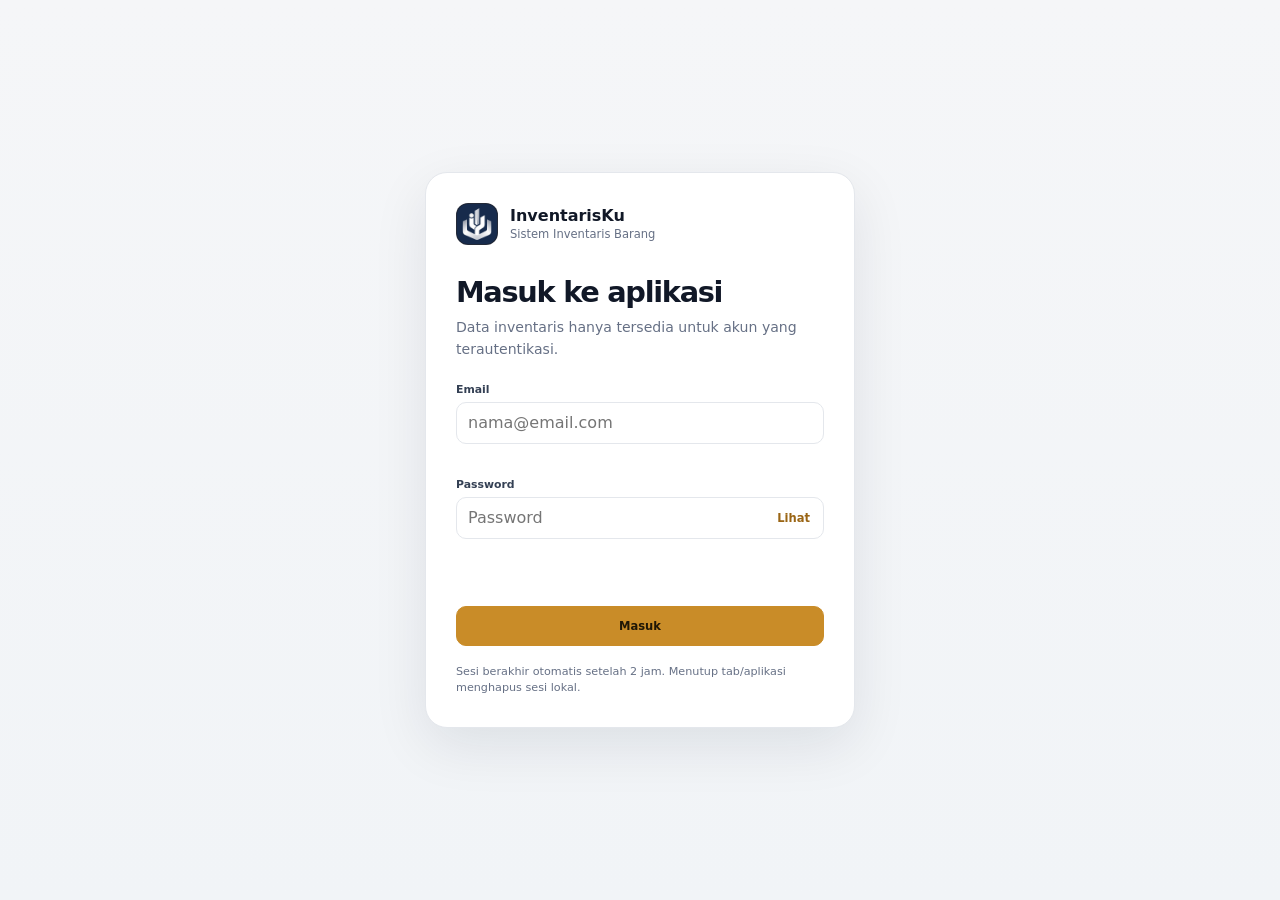
<file: index.html>
<!doctype html>
<html lang="id">
<head>
  <meta charset="utf-8" />
  <meta name="viewport" content="width=device-width, initial-scale=1, viewport-fit=cover" />
  <meta name="theme-color" content="#111827" />
  <meta name="description" content="InventarisKu - PWA inventaris barang dengan Supabase" />
  <title>InventarisKu</title>
  <link rel="manifest" href="manifest.webmanifest" />
  <link rel="icon" type="image/png" sizes="32x32" href="icons/favicon-32.png" />
  <link rel="apple-touch-icon" sizes="180x180" href="icons/apple-touch-icon.png" />
  <link rel="stylesheet" href="styles.css?v=6.5" />
</head>
<body>
  <div id="splash" class="splash" aria-live="polite">
    <img class="splash__logo" src="icons/icon-192.png" alt="" width="72" height="72" />
    <div class="splash__identity">
      <strong>InventarisKu</strong>
      <span>Sistem Inventaris Barang</span>
    </div>
    <p class="splash__creator">SMK Krian 1 Sidoarjo • Rekayasa Perangkat Lunak</p>
    <div class="splash__loading" aria-label="Memuat aplikasi">
      <div class="splash__track"><span id="splashProgressBar"></span></div>
      <p id="splashStatus">Menyiapkan aplikasi...</p>
    </div>
  </div>

  <section id="loginView" class="auth-view" hidden>
    <div class="auth-panel">
      <div class="auth-brand">
        <img class="brand-mark" src="icons/icon-192.png" alt="" width="42" height="42" aria-hidden="true" />
        <div><strong>InventarisKu</strong><span>Sistem Inventaris Barang</span></div>
      </div>
      <div class="auth-copy">
        <h1>Masuk ke aplikasi</h1>
        <p>Data inventaris hanya tersedia untuk akun yang terautentikasi.</p>
      </div>
      <form id="loginForm" class="auth-form" novalidate>
        <label class="field">
          <span>Email</span>
          <input id="loginEmail" type="email" autocomplete="username" required placeholder="nama@email.com" />
          <small id="loginEmailError" class="field-message"></small>
        </label>
        <label class="field">
          <span>Password</span>
          <div class="password-wrap">
            <input id="loginPassword" type="password" autocomplete="current-password" required minlength="6" placeholder="Password" />
            <button id="togglePasswordBtn" class="text-button" type="button" aria-label="Tampilkan password">Lihat</button>
          </div>
          <small id="loginPasswordError" class="field-message"></small>
        </label>
        <div id="loginStatus" class="auth-status" role="status" aria-live="polite"></div>
        <button id="loginBtn" class="btn btn--primary btn--block" type="submit">Masuk</button>
      </form>
      <p class="auth-note">Sesi berakhir otomatis setelah 2 jam. Menutup tab/aplikasi menghapus sesi lokal.</p>
    </div>
  </section>

  <div id="appShell" hidden>
    <div id="offlineBanner" class="offline-banner" hidden>Mode offline — data terakhir tetap dapat dilihat, perubahan membutuhkan internet.</div>

    <header class="topbar">
      <div class="topbar__inner">
        <a class="brand" href="#top" aria-label="InventarisKu">
          <img class="brand-mark" src="icons/icon-192.png" alt="" width="42" height="42" aria-hidden="true" />
          <div class="brand-copy"><strong>InventarisKu</strong><span>Sistem Inventaris Barang</span></div>
        </a>
        <div class="topbar__actions">
          <div id="connectionPill" class="connection-pill"><i></i><span id="connectionText">Online</span></div>
          <button id="installBtn" class="btn btn--quiet topbar-install" type="button" hidden>Install</button>
          <div class="user-menu-wrap">
            <button id="userMenuBtn" class="user-button" type="button" aria-haspopup="true" aria-expanded="false">
              <span id="userInitial">U</span><b id="userEmail">User</b><i>⌄</i>
            </button>
            <div id="userMenu" class="user-menu" hidden>
              <div class="user-menu__identity"><strong id="menuUserEmail">-</strong><span id="sessionRemaining">Sesi aktif</span></div>
              <div class="user-menu__section">
                <span class="menu-label">Tema</span>
                <div class="theme-options" role="group" aria-label="Tema tampilan">
                  <button type="button" data-theme-choice="light">Light</button>
                  <button type="button" data-theme-choice="dark">Dark</button>
                  <button type="button" data-theme-choice="system">System</button>
                </div>
              </div>
              <button id="logoutBtn" class="menu-action menu-action--danger" type="button">Keluar</button>
            </div>
          </div>
        </div>
      </div>
    </header>

    <main id="top" class="container">
      <section class="page-heading">
        <div>
          <span class="eyebrow">INVENTARIS</span>
          <h1>Inventaris Barang</h1>
          <p><span id="lastSync">Belum disinkronkan</span> • Kelola data, stok, dan nilai inventaris.</p>
        </div>
        <div class="page-actions">
          <button id="openOpnameBtn" class="btn btn--secondary" type="button">Stok Opname</button>
          <button id="openDataBtn" class="btn btn--secondary" type="button">Data</button>
          <button id="openAddBtn" class="btn btn--primary" type="button">＋ Tambah Barang</button>
        </div>
      </section>

      <section class="metrics" aria-label="Ringkasan inventaris">
        <div class="metric"><span>Total jenis</span><strong id="statJenis">0</strong><small>barang aktif</small></div>
        <div class="metric"><span>Total stok</span><strong id="statStok">0</strong><small>semua satuan</small></div>
        <div class="metric"><span>Nilai inventaris</span><strong id="statNilai">Rp0</strong><small>harga × stok</small></div>
        <div class="metric"><span>Perlu perhatian</span><strong id="statMenipis">0</strong><small>stok ≤ 5</small></div>
      </section>

      <section class="surface analytics" aria-labelledby="analyticsTitle">
        <div class="section-heading">
          <div><span class="eyebrow">STATISTIK</span><h2 id="analyticsTitle">Ringkasan visual</h2></div>
          <span id="analyticsCaption" class="section-caption">Berdasarkan data saat ini</span>
        </div>
        <div class="analytics-grid">
          <div class="chart-block">
            <div class="chart-title"><strong>Jumlah per kategori</strong><span>Jenis barang</span></div>
            <div id="chartCategoryCount" class="bar-chart"></div>
          </div>
          <div class="chart-block">
            <div class="chart-title"><strong>Nilai per kategori</strong><span>Harga × stok</span></div>
            <div id="chartCategoryValue" class="bar-chart"></div>
          </div>
          <div class="chart-block chart-block--stock">
            <div class="chart-title"><strong>Status stok</strong><span>Aman, menipis, habis</span></div>
            <div class="stock-chart-wrap">
              <div id="stockDonut" class="stock-donut" aria-label="Distribusi status stok"><span id="stockDonutTotal">0</span></div>
              <div id="stockLegend" class="stock-legend"></div>
            </div>
          </div>
        </div>
      </section>

      <section class="surface inventory-section" aria-labelledby="inventoryTitle">
        <div class="section-heading inventory-heading">
          <div><span class="eyebrow">DAFTAR BARANG</span><h2 id="inventoryTitle">Inventaris</h2><p id="resultInfo">Memuat data...</p></div>
          <button id="refreshBtn" class="icon-button" type="button" aria-label="Muat ulang data" title="Muat ulang">↻</button>
        </div>

        <div id="inventoryToolbar" class="toolbar">
          <div class="toolbar__top">
            <label class="search-box">
              <span aria-hidden="true">⌕</span>
              <input id="searchInput" type="search" autocomplete="off" placeholder="Cari nama atau kode barang (contoh ELK001)..." />
            </label>
            <button id="mobileFilterToggle" class="btn btn--secondary mobile-filter-toggle" type="button" aria-expanded="false" aria-controls="filterControls">
              Filter <span id="mobileFilterCount" class="filter-count" hidden>0</span>
            </button>
          </div>
          <div id="filterControls" class="toolbar__filters">
            <label><span class="sr-only">Kategori</span><select id="categoryFilter"><option value="">Semua kategori</option></select></label>
            <label><span class="sr-only">Stok</span><select id="stockFilter"><option value="">Semua stok</option><option value="available">Stok aman</option><option value="low">Menipis</option><option value="empty">Habis</option></select></label>
            <label><span class="sr-only">Urutkan</span><select id="sortFilter"><option value="newest">Terbaru</option><option value="name-asc">Nama A–Z</option><option value="stock-asc">Stok terendah</option><option value="stock-desc">Stok tertinggi</option><option value="price-desc">Harga tertinggi</option></select></label>
            <button id="clearFiltersBtn" class="btn btn--quiet" type="button">Reset</button>
          </div>
        </div>

        <div id="loadingState" class="state-line">Mengambil data inventaris...</div>
        <div id="emptyState" class="empty-state" hidden><strong>Inventaris masih kosong</strong><p>Tambahkan barang pertama untuk mulai menggunakan aplikasi.</p><button id="emptyAddBtn" class="btn btn--primary" type="button">Tambah Barang</button></div>
        <div id="noResultState" class="empty-state" hidden><strong>Data tidak ditemukan</strong><p>Coba kata kunci atau filter yang berbeda.</p></div>

        <div id="inventoryList" class="inventory-list" aria-live="polite">
          <div class="inventory-list__head" aria-hidden="true"><span>Barang</span><span>Kategori</span><span>Stok</span><span>Harga</span><span>Lokasi</span><span></span></div>
          <div id="inventoryRows"></div>
          <nav id="inventoryPagination" class="pagination" aria-label="Halaman inventaris" hidden>
            <span id="inventoryPageInfo" class="pagination__info"></span>
            <div class="pagination__actions">
              <button id="inventoryPrevBtn" class="btn btn--secondary btn--small" type="button">← Sebelumnya</button>
              <button id="inventoryNextBtn" class="btn btn--secondary btn--small" type="button">Berikutnya →</button>
            </div>
          </nav>
        </div>
      </section>
    </main>

    <footer class="footer">InventarisKu • PWA + Supabase</footer>
  </div>

  <!-- FORM BARANG -->
  <dialog id="formDialog" class="modal modal--wide">
    <form id="itemForm" class="modal-surface modal-layout" novalidate>
      <header class="modal-header">
        <div><span id="formEyebrow" class="eyebrow">CREATE</span><h2 id="formTitle">Tambah Barang</h2><p>Isi informasi barang. Validasi berjalan langsung saat mengetik.</p></div>
        <button class="icon-button close-dialog" type="button" aria-label="Tutup">×</button>
      </header>
      <div class="modal-body form-body">
        <section class="form-section">
          <div class="form-section__title"><b>01</b><div><strong>Identitas</strong><span>Nama, kategori, dan kode barang.</span></div></div>
          <div class="form-grid">
            <label class="field field--span-2"><span>Nama Barang <b>*</b></span><input id="namaBarang" maxlength="100" required placeholder="Contoh: Mouse Wireless" /><small class="field-message"></small></label>
            <div class="field field--span-2"><label for="kategori">Kategori <b>*</b></label><input id="kategori" list="kategoriList" maxlength="50" required autocomplete="off" placeholder="Pilih atau ketik kategori baru" /><datalist id="kategoriList"></datalist><div id="categoryAssist" class="category-assist" hidden><p id="categoryAssistText"></p><div><button id="useExistingCategoryBtn" class="btn btn--small btn--secondary" type="button">Gunakan yang ada</button><button id="keepNewCategoryBtn" class="btn btn--small btn--quiet" type="button">Tetap baru</button></div></div><small class="field-message"></small></div>
            <label class="field field--span-2"><span>Kode Barang <b>*</b></span><div class="code-wrap"><input id="kodeBarang" maxlength="30" readonly required placeholder="Otomatis dari kategori" /><i>AUTO</i></div><small id="codeHelp" class="field-help">Pilih kategori untuk membuat kode otomatis.</small><small class="field-message"></small></label>
          </div>
        </section>
        <section class="form-section">
          <div class="form-section__title"><b>02</b><div><strong>Nilai & persediaan</strong><span>Harga, stok, satuan, dan kondisi.</span></div></div>
          <div class="form-grid form-grid--four">
            <label class="field"><span>Harga <b>*</b></span><div class="prefix-input"><i>Rp</i><input id="harga" type="number" min="0" max="999999999999" step="1" inputmode="numeric" required placeholder="0" /></div><small class="field-message"></small></label>
            <label class="field"><span>Stok <b>*</b></span><input id="stok" type="number" min="0" max="2147483647" step="1" inputmode="numeric" required placeholder="0" /><small class="field-message"></small></label>
            <label class="field"><span>Satuan <b>*</b></span><input id="satuan" list="satuanList" maxlength="30" required placeholder="Contoh: pcs" /><datalist id="satuanList"><option value="pcs"></option><option value="unit"></option><option value="box"></option><option value="pack"></option><option value="kg"></option><option value="liter"></option></datalist><small class="field-message"></small></label>
            <label class="field"><span>Kondisi</span><select id="kondisi"><option>Baik</option><option>Perlu Dicek</option><option>Rusak</option></select><small class="field-message"></small></label>
          </div>
        </section>
        <section class="form-section">
          <div class="form-section__title"><b>03</b><div><strong>Sumber & penempatan</strong><span>Supplier dan lokasi penyimpanan.</span></div></div>
          <div class="form-grid">
            <label class="field"><span>Supplier <b>*</b></span><input id="supplier" maxlength="100" required placeholder="Nama supplier" /><small class="field-message"></small></label>
            <label class="field"><span>Lokasi Penyimpanan</span><input id="lokasi" maxlength="100" placeholder="Contoh: Rak A2" /><small class="field-message"></small></label>
          </div>
        </section>
        <section class="form-section form-section--image">
          <div class="form-section__title"><b>04</b><div><strong>Foto barang</strong><span>Opsional • JPG, PNG, WebP • maksimal 5 MB.</span></div></div>
          <div class="image-row">
            <div id="imagePreview" class="image-preview"><span>＋</span><small>Belum ada gambar</small></div>
            <div><label class="btn btn--secondary file-button" for="gambar">Pilih Gambar</label><input id="gambar" type="file" accept="image/jpeg,image/png,image/webp" hidden /><small id="imageError" class="field-message"></small></div>
          </div>
        </section>
      </div>
      <footer class="modal-footer"><button class="btn btn--secondary close-dialog" type="button">Batal</button><button id="saveBtn" class="btn btn--primary" type="submit"><span id="saveBtnText">Simpan Barang</span></button></footer>
    </form>
  </dialog>

  <!-- DETAIL -->
  <dialog id="detailDialog" class="modal"><div class="modal-surface"><header class="modal-header"><div><span class="eyebrow">DETAIL</span><h2>Detail Barang</h2></div><button class="icon-button close-dialog" type="button" aria-label="Tutup">×</button></header><div id="detailContent" class="modal-body"></div></div></dialog>

  <!-- IMAGE VIEWER -->
  <dialog id="imageDialog" class="modal image-viewer-dialog">
    <div class="image-viewer">
      <button class="icon-button image-viewer__close close-dialog" type="button" aria-label="Tutup gambar">×</button>
      <div id="imageViewerStage" class="image-viewer__stage">
        <img id="imageViewerImg" alt="" />
        <div id="imageViewerFallback" class="image-viewer__fallback" hidden>Gambar tidak dapat dimuat.</div>
      </div>
      <div id="imageViewerName" class="image-viewer__name"></div>
    </div>
  </dialog>

  <!-- DATA TOOLS -->
  <dialog id="dataDialog" class="modal modal--wide">
    <div class="modal-surface modal-layout">
      <header class="modal-header"><div><span class="eyebrow">DATA</span><h2>Import, export & backup</h2><p>Alat data dipisahkan jelas antara database Supabase dan penyimpanan lokal.</p></div><button class="icon-button close-dialog" type="button" aria-label="Tutup">×</button></header>
      <div class="modal-body data-tools">
        <section class="tool-section">
          <div class="tool-section__intro"><strong>Export database</strong><span>Unduh paket ZIP berisi file data dan gambar yang dipisahkan per kategori.</span></div>
          <div class="tool-controls"><label class="field"><span>Format data</span><select id="exportFormat"><option value="xlsx">Excel (.xlsx)</option><option value="csv">CSV (.csv)</option></select></label><label class="field"><span>Cakupan</span><select id="exportScope"><option value="all">Semua data</option><option value="filtered">Hasil filter saat ini</option></select></label><button id="exportBtn" class="btn btn--primary" type="button">Export Paket ZIP</button></div>
          <div id="exportStatus" class="tool-status" aria-live="polite"></div>
        </section>
        <section class="tool-section">
          <div class="tool-section__intro"><strong>Import database</strong><span>Terima CSV/XLSX. Gambar sengaja dikosongkan dan dapat ditambahkan setelah import.</span></div>
          <div class="import-row"><label class="btn btn--secondary file-button" for="importFile">Pilih CSV / XLSX</label><input id="importFile" type="file" accept=".csv,.xlsx,text/csv,application/vnd.openxmlformats-officedocument.spreadsheetml.sheet" hidden /><span id="importFileName">Belum ada file</span></div>
          <div id="importSummary" class="tool-status"></div>
          <div id="importPreview" class="import-preview" hidden></div>
          <div class="tool-actions"><button id="importBtn" class="btn btn--primary" type="button" disabled>Import ke Supabase</button></div>
        </section>
        <section class="tool-section">
          <div class="tool-section__intro"><strong>Backup LocalStorage</strong><span>Backup hanya cache lokal dan pengaturan aplikasi; tidak mengubah database Supabase.</span></div>
          <div class="tool-actions"><button id="backupLocalBtn" class="btn btn--secondary" type="button">Download Backup JSON</button><label class="btn btn--secondary file-button" for="restoreLocalFile">Restore Backup JSON</label><input id="restoreLocalFile" type="file" accept="application/json,.json" hidden /></div>
          <div id="localBackupStatus" class="tool-status"></div>
        </section>
        <section class="tool-section">
          <div class="tool-section__intro"><strong>Arsip barang</strong><span>Barang yang pernah tercatat pada stok opname tidak dihapus agar histori tetap utuh. Barang tersebut dipindahkan ke arsip dan dapat dipulihkan.</span></div>
          <div class="archive-toolbar"><span id="archiveStatus" class="tool-status">Belum dimuat</span><button id="refreshArchiveBtn" class="btn btn--secondary btn--small" type="button">Muat Arsip</button></div>
          <div id="archiveList" class="archive-list" hidden></div>
          <nav id="archivePagination" class="pagination pagination--archive" aria-label="Halaman arsip" hidden>
            <span id="archivePageInfo" class="pagination__info"></span>
            <div class="pagination__actions">
              <button id="archivePrevBtn" class="btn btn--secondary btn--small" type="button">← Sebelumnya</button>
              <button id="archiveNextBtn" class="btn btn--secondary btn--small" type="button">Berikutnya →</button>
            </div>
          </nav>
        </section>
      </div>
    </div>
  </dialog>

  <!-- STOK OPNAME -->
  <dialog id="opnameDialog" class="modal modal--xwide">
    <div class="modal-surface modal-layout">
      <header class="modal-header"><div><span class="eyebrow">STOK OPNAME</span><h2>Rekonsiliasi stok fisik</h2><p>Hitung fisik, simpan draft, lalu finalisasi untuk memperbarui stok database secara atomik.</p></div><button class="icon-button close-dialog" type="button" aria-label="Tutup">×</button></header>
      <div id="opnameBody" class="modal-body opname-body">
        <div id="opnameHome">
          <div class="opname-toolbar"><div><strong>Sesi opname</strong><span id="opnameHomeStatus">Memuat riwayat...</span></div><button id="startOpnameBtn" class="btn btn--primary" type="button">Mulai Opname</button></div>
          <div id="opnameSessions" class="session-list"></div>
        </div>
        <div id="opnameDetail" hidden>
          <div class="opname-detail-head"><button id="backOpnameBtn" class="btn btn--quiet" type="button">← Riwayat</button><div><strong id="opnameNumber">-</strong><span id="opnameProgress">0 / 0 dihitung</span></div><div class="opname-detail-actions"><span id="opnameSaveStatus" class="autosave-status"></span><button id="cancelOpnameBtn" class="btn btn--danger-quiet" type="button">Batalkan</button><button id="finalizeOpnameBtn" class="btn btn--primary" type="button">Finalisasi</button></div></div>
          <label class="search-box opname-search"><span>⌕</span><input id="opnameSearch" type="search" placeholder="Cari kode atau nama barang..." /></label>
          <div class="opname-table-wrap"><div class="opname-table-head"><span>Barang</span><span>Stok sistem</span><span>Stok fisik</span><span>Selisih</span><span>Catatan</span></div><div id="opnameRows"></div></div>
        </div>
      </div>
    </div>
  </dialog>

  <!-- GENERIC CONFIRM -->
  <dialog id="confirmDialog" class="modal modal--small">
    <div class="modal-surface">
      <header class="modal-header"><div><span id="confirmEyebrow" class="eyebrow">KONFIRMASI</span><h2 id="confirmTitle">Konfirmasi</h2></div></header>
      <div class="modal-body"><p id="confirmMessage" class="confirm-message"></p></div>
      <footer class="modal-footer"><button id="confirmCancelBtn" class="btn btn--secondary" type="button">Batal</button><button id="confirmOkBtn" class="btn btn--primary" type="button">Lanjutkan</button></footer>
    </div>
  </dialog>

  <div id="toastContainer" class="toast-container" aria-live="polite"></div>

  <script src="config.js?v=6.5"></script>
  <script src="app.js?v=6.5"></script>
</body>
</html>
</file>
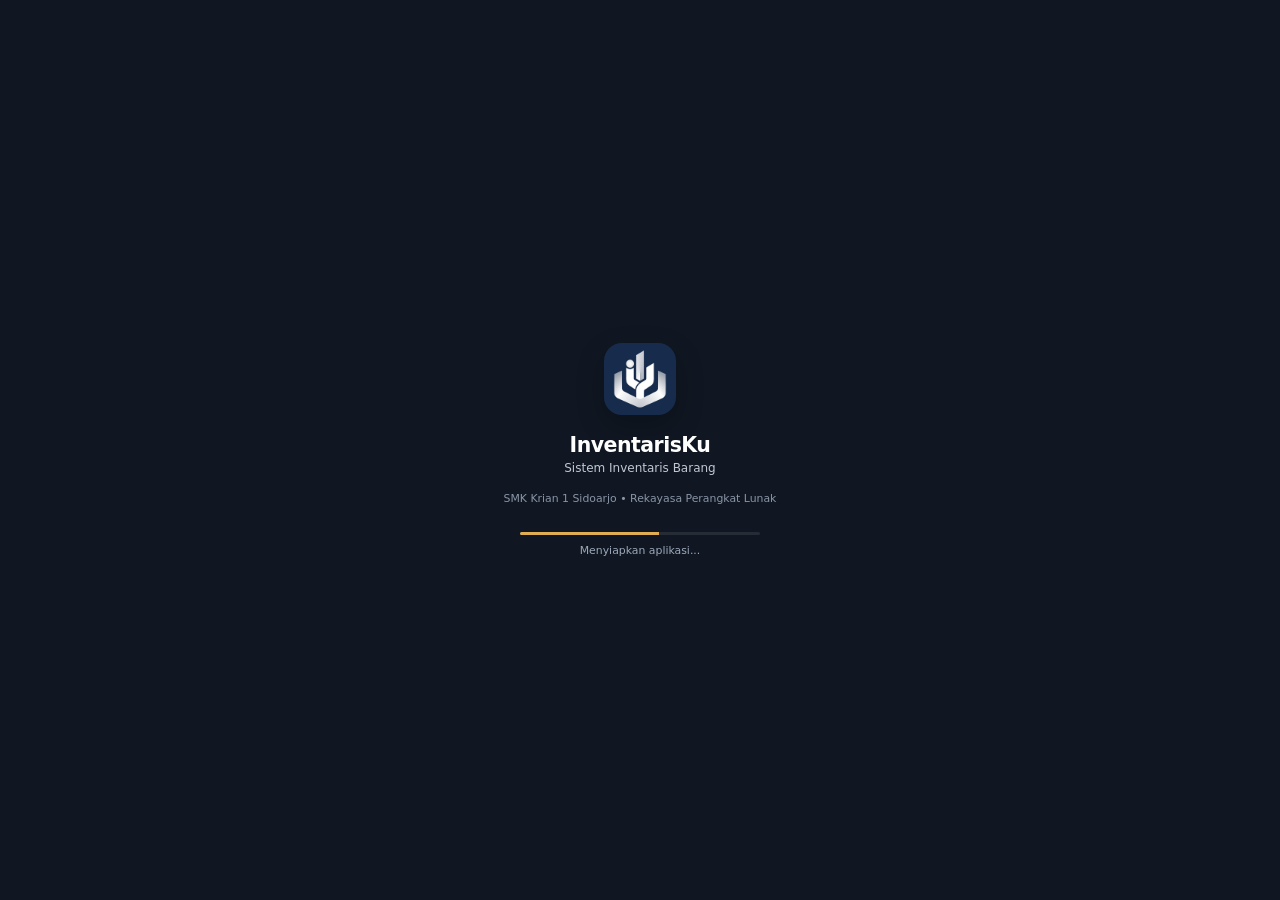
<file: splash-preview.html>
<!doctype html><html lang="id"><head><meta charset="utf-8"><meta name="viewport" content="width=device-width,initial-scale=1"><link rel="stylesheet" href="styles.css"></head><body>
<div id="splash" class="splash"><img class="splash__logo" src="icons/icon-192.png" alt="" width="72" height="72"><div class="splash__identity"><strong>InventarisKu</strong><span>Sistem Inventaris Barang</span></div><p class="splash__creator">SMK Krian 1 Sidoarjo • Rekayasa Perangkat Lunak</p><div class="splash__loading"><div class="splash__track"><span style="width:58%"></span></div><p>Menyiapkan aplikasi...</p></div></div>
</body></html>
</file>
<file: styles.css>
:root{
  color-scheme:light;
  --bg:#f5f6f8;
  --surface:#ffffff;
  --surface-2:#f9fafb;
  --surface-3:#f1f4f7;
  --ink:#111827;
  --ink-2:#344054;
  --muted:#667085;
  --line:#e4e7ec;
  --line-strong:#d0d5dd;
  --accent:#c98c28;
  --accent-strong:#9a6514;
  --accent-soft:#fff7e7;
  --success:#147a55;
  --success-soft:#edf8f3;
  --warning:#b86b0d;
  --warning-soft:#fff6e7;
  --danger:#c43d3d;
  --danger-soft:#fff0f0;
  --focus:rgba(201,140,40,.18);
  --shadow:0 18px 55px rgba(16,24,40,.09);
  --shadow-sm:0 8px 24px rgba(16,24,40,.06);
  --radius:18px;
  --radius-sm:12px;
  --topbar-h:70px;
}

html[data-theme="dark"]{
  color-scheme:dark;
  --bg:#0f131a;
  --surface:#171c24;
  --surface-2:#1b222c;
  --surface-3:#202936;
  --ink:#f2f4f7;
  --ink-2:#d0d5dd;
  --muted:#98a2b3;
  --line:#2a3442;
  --line-strong:#3a4657;
  --accent:#e1ad52;
  --accent-strong:#f0c875;
  --accent-soft:#2b2417;
  --success:#64c9a0;
  --success-soft:#132820;
  --warning:#efb35a;
  --warning-soft:#2c2416;
  --danger:#f07a7a;
  --danger-soft:#321c20;
  --focus:rgba(225,173,82,.18);
  --shadow:0 18px 55px rgba(0,0,0,.28);
  --shadow-sm:0 8px 24px rgba(0,0,0,.22);
}

*{box-sizing:border-box}
html{scroll-behavior:smooth}
body{margin:0;min-height:100vh;background:var(--bg);color:var(--ink);font-family:Inter,ui-sans-serif,system-ui,-apple-system,BlinkMacSystemFont,"Segoe UI",sans-serif;-webkit-font-smoothing:antialiased}
button,input,select,textarea{font:inherit}
button{cursor:pointer}
img{display:block;max-width:100%}
[hidden]{display:none!important}
a{color:inherit}
.sr-only{position:absolute!important;width:1px!important;height:1px!important;padding:0!important;margin:-1px!important;overflow:hidden!important;clip:rect(0,0,0,0)!important;white-space:nowrap!important;border:0!important}

/* splash — sederhana sesuai kebutuhan tugas: icon, nama aplikasi, identitas pembuat, loading */
.splash{position:fixed;inset:0;z-index:100000;display:grid;place-content:center;justify-items:center;gap:0;padding:24px;background:#101722;color:white;text-align:center;transition:opacity .28s ease,visibility .28s ease}
.splash--hidden{opacity:0;visibility:hidden}
.splash__logo{width:72px;height:72px;border-radius:18px;display:block;margin-bottom:18px;box-shadow:0 10px 28px rgba(0,0,0,.24)}
.splash__identity strong,.splash__identity span{display:block}.splash__identity strong{font-size:1.28rem;letter-spacing:-.025em}.splash__identity span{margin-top:4px;color:#c0c8d4;font-size:.75rem}
.splash__creator{margin:16px 0 0!important;color:#8995a7!important;font-size:.68rem!important;line-height:1.5}
.splash__loading{width:min(240px,72vw);margin-top:24px}.splash__loading p{margin:9px 0 0;color:#9ca8b9;font-size:.68rem;min-height:1em}
.splash__track{width:100%;height:3px;overflow:hidden;border-radius:99px;background:rgba(255,255,255,.09)}
.splash__track span{display:block;width:10%;height:100%;background:#e1ad52;transition:width .28s ease}
.brand-mark{display:grid;place-items:center;background:#111827;color:#f0c875;border:1px solid rgba(255,255,255,.08)}

/* auth */
.auth-view{min-height:100vh;display:grid;place-items:center;padding:28px;background:linear-gradient(180deg,var(--bg),var(--surface-3))}
.auth-panel{width:min(430px,100%);padding:30px;border:1px solid var(--line);border-radius:22px;background:var(--surface);box-shadow:var(--shadow)}
.auth-brand{display:flex;align-items:center;gap:12px}
.brand-mark{width:42px;height:42px;border-radius:12px}
.auth-brand strong,.auth-brand span{display:block}.auth-brand span{margin-top:2px;color:var(--muted);font-size:.72rem}
.auth-copy{margin:30px 0 22px}.auth-copy h1{margin:0 0 8px;font-size:1.8rem;letter-spacing:-.045em}.auth-copy p{margin:0;color:var(--muted);line-height:1.55;font-size:.88rem}
.auth-form{display:grid;gap:15px}.auth-note{margin:18px 0 0;color:var(--muted);font-size:.7rem;line-height:1.5}
.auth-status{min-height:18px;color:var(--danger);font-size:.74rem;line-height:1.45}
.auth-status.is-info{color:var(--muted)}.auth-status.is-success{color:var(--success)}
.password-wrap{position:relative}.password-wrap input{padding-right:60px!important}.text-button{position:absolute;right:6px;top:50%;transform:translateY(-50%);border:0;background:transparent;color:var(--accent-strong);font-size:.72rem;font-weight:750;padding:7px 8px}

/* topbar */
.offline-banner{position:sticky;top:0;z-index:160;padding:8px 18px;background:#8b4a16;color:#fff8ed;text-align:center;font-size:.74rem}
.topbar{position:sticky;top:0;z-index:150;height:var(--topbar-h);border-bottom:1px solid var(--line);background:color-mix(in srgb,var(--bg) 88%,transparent);backdrop-filter:blur(16px)}
.topbar__inner{width:min(1280px,calc(100% - 36px));height:100%;margin:auto;display:flex;align-items:center;justify-content:space-between;gap:18px}
.brand{display:flex;align-items:center;gap:10px;text-decoration:none}.brand-copy strong,.brand-copy span{display:block}.brand-copy strong{font-size:.96rem}.brand-copy span{color:var(--muted);font-size:.66rem;margin-top:1px}
.topbar__actions{display:flex;align-items:center;gap:8px}
.connection-pill{display:flex;align-items:center;gap:7px;padding:7px 10px;border:1px solid color-mix(in srgb,var(--success) 25%,var(--line));border-radius:999px;background:var(--success-soft);color:var(--success);font-size:.7rem;font-weight:700}.connection-pill i{width:7px;height:7px;border-radius:50%;background:currentColor}.connection-pill.is-offline{color:var(--warning);background:var(--warning-soft);border-color:color-mix(in srgb,var(--warning) 25%,var(--line))}
.user-menu-wrap{position:relative}.user-button{height:38px;display:flex;align-items:center;gap:8px;padding:0 9px 0 6px;border:1px solid var(--line);border-radius:10px;background:var(--surface);color:var(--ink)}.user-button>span{width:27px;height:27px;display:grid;place-items:center;border-radius:8px;background:var(--surface-3);font-size:.72rem;font-weight:800}.user-button b{max-width:180px;overflow:hidden;text-overflow:ellipsis;white-space:nowrap;font-size:.72rem;font-weight:650}.user-button i{font-style:normal;color:var(--muted)}
.user-menu{position:absolute;right:0;top:46px;width:280px;padding:10px;border:1px solid var(--line);border-radius:14px;background:var(--surface);box-shadow:var(--shadow);z-index:400}.user-menu__identity{padding:8px 8px 12px;border-bottom:1px solid var(--line)}.user-menu__identity strong,.user-menu__identity span{display:block;overflow:hidden;text-overflow:ellipsis;white-space:nowrap}.user-menu__identity strong{font-size:.78rem}.user-menu__identity span{margin-top:3px;color:var(--muted);font-size:.66rem}.user-menu__section{padding:12px 8px}.menu-label{display:block;margin-bottom:7px;color:var(--muted);font-size:.65rem;font-weight:700;text-transform:uppercase;letter-spacing:.07em}.theme-options{display:grid;grid-template-columns:repeat(3,1fr);gap:5px}.theme-options button{height:34px;border:1px solid var(--line);border-radius:8px;background:var(--surface-2);color:var(--ink-2);font-size:.68rem}.theme-options button.is-active{border-color:var(--accent);background:var(--accent-soft);color:var(--accent-strong);font-weight:800}.menu-action{width:100%;height:38px;text-align:left;padding:0 9px;border:0;border-top:1px solid var(--line);background:transparent;color:var(--ink);font-size:.75rem}.menu-action--danger{color:var(--danger)}

/* layout */
.container{width:min(1280px,calc(100% - 36px));margin:0 auto;padding:34px 0 64px}.page-heading{display:flex;align-items:flex-end;justify-content:space-between;gap:24px;margin-bottom:22px}.eyebrow{display:block;color:var(--accent-strong);font-size:.64rem;font-weight:850;letter-spacing:.11em}.page-heading h1{margin:6px 0 7px;font-size:clamp(1.85rem,3.4vw,2.85rem);line-height:1.05;letter-spacing:-.052em}.page-heading p{margin:0;color:var(--muted);font-size:.76rem}.page-actions{display:flex;gap:8px;flex-wrap:wrap;justify-content:flex-end}
.metrics{display:grid;grid-template-columns:repeat(4,minmax(0,1fr));margin-bottom:18px;border:1px solid var(--line);border-radius:var(--radius);background:var(--surface);overflow:hidden;box-shadow:var(--shadow-sm)}.metric{min-width:0;padding:18px 20px}.metric+.metric{border-left:1px solid var(--line)}.metric span,.metric small{display:block;white-space:nowrap;overflow:hidden;text-overflow:ellipsis}.metric span{color:var(--muted);font-size:.7rem}.metric strong{display:block;margin:5px 0 3px;font-size:1.35rem;letter-spacing:-.035em}.metric small{color:color-mix(in srgb,var(--muted) 80%,transparent);font-size:.63rem}
.surface{border:1px solid var(--line);border-radius:var(--radius);background:var(--surface);box-shadow:var(--shadow-sm)}.surface+.surface{margin-top:18px}.section-heading{display:flex;align-items:center;justify-content:space-between;gap:20px;padding:20px 22px;border-bottom:1px solid var(--line)}.section-heading h2{margin:4px 0 0;font-size:1.12rem;letter-spacing:-.03em}.section-heading p{margin:4px 0 0;color:var(--muted);font-size:.7rem}.section-caption{color:var(--muted);font-size:.68rem}

/* analytics */
.analytics-grid{display:grid;grid-template-columns:1fr 1fr .82fr}.chart-block{min-width:0;padding:20px 22px}.chart-block+.chart-block{border-left:1px solid var(--line)}.chart-title{display:flex;justify-content:space-between;align-items:baseline;gap:10px;margin-bottom:18px}.chart-title strong{font-size:.78rem}.chart-title span{color:var(--muted);font-size:.62rem}.bar-chart{display:grid;gap:11px;min-height:155px}.bar-row{display:grid;grid-template-columns:minmax(72px,1fr) minmax(100px,2.2fr) auto;align-items:center;gap:10px}.bar-row__label{overflow:hidden;text-overflow:ellipsis;white-space:nowrap;color:var(--ink-2);font-size:.68rem}.bar-row__track{height:7px;border-radius:99px;background:var(--surface-3);overflow:hidden}.bar-row__fill{height:100%;min-width:2px;border-radius:inherit;background:var(--accent)}.bar-row__value{min-width:42px;text-align:right;color:var(--muted);font-size:.64rem;font-variant-numeric:tabular-nums}.chart-empty{display:grid;place-items:center;min-height:130px;color:var(--muted);font-size:.7rem}
.stock-chart-wrap{min-height:155px;display:flex;align-items:center;justify-content:center;gap:24px}.stock-donut{--safe:0deg;--low:0deg;width:112px;height:112px;flex:0 0 auto;display:grid;place-items:center;border-radius:50%;background:conic-gradient(var(--success) 0 var(--safe),var(--warning) var(--safe) var(--low),var(--danger) var(--low) 360deg);position:relative}.stock-donut::after{content:"";position:absolute;inset:18px;border-radius:50%;background:var(--surface)}.stock-donut span{position:relative;z-index:1;font-size:1.2rem;font-weight:850}.stock-legend{display:grid;gap:9px}.legend-row{display:grid;grid-template-columns:8px 1fr auto;align-items:center;gap:8px;font-size:.66rem}.legend-row i{width:8px;height:8px;border-radius:50%}.legend-row span{color:var(--muted)}.legend-row strong{font-variant-numeric:tabular-nums}

/* toolbar */
.inventory-heading{align-items:flex-start}.icon-button{width:38px;height:38px;display:grid;place-items:center;border:1px solid var(--line);border-radius:10px;background:var(--surface);color:var(--ink);font-size:1rem}.icon-button:hover{background:var(--surface-2)}
.toolbar{padding:14px 22px;border-bottom:1px solid var(--line)}.toolbar__top{display:grid;grid-template-columns:minmax(260px,1fr) auto;gap:8px}.search-box{height:42px;display:flex;align-items:center;gap:8px;padding:0 12px;border:1px solid var(--line);border-radius:10px;background:var(--surface-2)}.search-box:focus-within{border-color:var(--accent);box-shadow:0 0 0 3px var(--focus);background:var(--surface)}.search-box span{color:var(--muted)}.search-box input{width:100%;border:0;outline:0;background:transparent;color:var(--ink)}.toolbar__filters{display:grid;grid-template-columns:repeat(3,minmax(140px,1fr)) auto;gap:8px;margin-top:8px}.toolbar select,.field input,.field select,.field textarea{width:100%;height:42px;border:1px solid var(--line);border-radius:10px;background:var(--surface);color:var(--ink);outline:0;padding:0 11px}.toolbar select:focus,.field input:focus,.field select:focus,.field textarea:focus{border-color:var(--accent);box-shadow:0 0 0 3px var(--focus)}.mobile-filter-toggle.btn{display:none}.filter-count{min-width:19px;height:19px;padding:0 5px;display:inline-grid;place-items:center;border-radius:99px;background:var(--accent);color:#201706;font-size:.62rem;font-weight:850}

/* inventory list */
.inventory-list__head,.inventory-row{display:grid;grid-template-columns:minmax(260px,2fr) minmax(120px,.9fr) minmax(100px,.7fr) minmax(130px,.8fr) minmax(110px,.8fr) 92px;align-items:center;gap:14px}.inventory-list__head{padding:10px 22px;background:var(--surface-2);color:var(--muted);font-size:.62rem;font-weight:750;text-transform:uppercase;letter-spacing:.05em}.inventory-row{min-height:78px;padding:11px 22px;border-top:1px solid var(--line)}.inventory-row:hover{background:color-mix(in srgb,var(--surface-2) 75%,transparent)}.inventory-item-main{min-width:0;display:grid;grid-template-columns:48px minmax(0,1fr);align-items:center;gap:11px}.inventory-thumb{width:48px;height:48px;overflow:hidden;border-radius:10px;background:var(--surface-3);display:grid;place-items:center;color:var(--muted);font-size:1.1rem}.inventory-thumb img{width:100%;height:100%;object-fit:cover}.inventory-name{min-width:0}.inventory-name strong,.inventory-name span{display:block}.inventory-name strong{overflow:hidden;text-overflow:ellipsis;white-space:nowrap;font-size:.78rem}.inventory-name span{margin-top:3px;color:var(--accent-strong);font-size:.62rem;font-weight:750;letter-spacing:.05em}.inventory-cell{min-width:0;color:var(--ink-2);font-size:.7rem;overflow:hidden;text-overflow:ellipsis;white-space:nowrap}.stock-text{display:inline-flex;align-items:center;gap:6px;font-weight:750}.stock-text i{width:7px;height:7px;border-radius:50%;background:var(--success)}.stock-text.is-low{color:var(--warning)}.stock-text.is-low i{background:var(--warning)}.stock-text.is-empty{color:var(--danger)}.stock-text.is-empty i{background:var(--danger)}.row-actions{display:flex;justify-content:flex-end;gap:4px}.row-actions button{width:28px;height:28px;border:0;border-radius:7px;background:transparent;color:var(--muted)}.row-actions button:hover{background:var(--surface-3);color:var(--ink)}.row-actions button[data-action="delete"]:hover{color:var(--danger);background:var(--danger-soft)}
.state-line,.empty-state{padding:42px 22px;text-align:center;color:var(--muted)}.state-line{font-size:.74rem}.empty-state strong{display:block;color:var(--ink);font-size:.9rem}.empty-state p{margin:6px 0 16px;font-size:.72rem}.footer{padding:0 20px 34px;text-align:center;color:var(--muted);font-size:.66rem}

/* buttons */
.btn{min-height:40px;display:inline-flex;align-items:center;justify-content:center;gap:7px;padding:0 14px;border-radius:10px;border:1px solid transparent;font-weight:750;font-size:.72rem;transition:background .14s ease,border-color .14s ease,transform .14s ease}.btn:hover:not(:disabled){transform:translateY(-1px)}.btn:disabled{cursor:not-allowed;opacity:.52}.btn--primary{background:var(--accent);color:#201706;border-color:var(--accent)}.btn--primary:hover:not(:disabled){background:color-mix(in srgb,var(--accent) 88%,white)}.btn--secondary{background:var(--surface);color:var(--ink);border-color:var(--line)}.btn--quiet{background:transparent;color:var(--ink-2);border-color:var(--line)}.btn--danger-quiet{background:var(--danger-soft);color:var(--danger);border-color:color-mix(in srgb,var(--danger) 24%,var(--line))}.btn--small{min-height:32px;padding:0 10px;font-size:.65rem}.btn--block{width:100%}

/* modal */
html.modal-open,body.modal-open{overflow:hidden!important;overscroll-behavior:none}
.modal{width:min(650px,calc(100% - 28px));max-width:none;max-height:none;margin:auto;padding:0;border:0;background:transparent;overflow:visible}.modal--wide{width:min(980px,calc(100% - 28px))}.modal--xwide{width:min(1180px,calc(100% - 24px))}.modal--small{width:min(440px,calc(100% - 28px))}.modal::backdrop{background:rgba(10,14,20,.65);backdrop-filter:blur(5px)}.modal-surface{max-height:min(92dvh,900px);display:flex;flex-direction:column;overflow:hidden;border:1px solid var(--line);border-radius:20px;background:var(--surface);box-shadow:0 30px 90px rgba(0,0,0,.28)}.modal-header{flex:0 0 auto;display:flex;align-items:flex-start;justify-content:space-between;gap:18px;padding:20px 22px;border-bottom:1px solid var(--line);background:var(--surface)}.modal-header h2{margin:4px 0 4px;font-size:1.22rem;letter-spacing:-.035em}.modal-header p{margin:0;color:var(--muted);font-size:.7rem;line-height:1.45}.modal-body{min-height:0;overflow:auto;overscroll-behavior:contain;padding:22px}.modal-footer{flex:0 0 auto;display:flex;justify-content:flex-end;gap:8px;padding:14px 22px;border-top:1px solid var(--line);background:var(--surface)}

/* form */
.form-body{padding-top:0}.form-section{padding:22px 0}.form-section+.form-section{border-top:1px solid var(--line)}.form-section__title{display:flex;align-items:flex-start;gap:11px;margin-bottom:17px}.form-section__title>b{width:30px;height:30px;flex:0 0 auto;display:grid;place-items:center;border-radius:8px;background:#111827;color:#f2c86f;font-size:.64rem}.form-section__title strong,.form-section__title span{display:block}.form-section__title strong{font-size:.82rem}.form-section__title span{margin-top:2px;color:var(--muted);font-size:.66rem}.form-grid{display:grid;grid-template-columns:repeat(2,minmax(0,1fr));gap:14px}.form-grid--four{grid-template-columns:repeat(4,minmax(0,1fr))}.field{min-width:0;display:grid;align-content:start;gap:6px}.field--span-2{grid-column:1/-1}.field>span,.field>label{color:var(--ink-2);font-size:.68rem;font-weight:720}.field b{color:var(--danger)}.field textarea{height:auto;min-height:74px;padding:9px 11px;resize:vertical}.field-message{min-height:13px;color:var(--danger);font-size:.62rem;line-height:1.4}.field-message.is-warning{color:var(--warning)}.field-help{color:var(--muted);font-size:.61rem;line-height:1.4}.field input.is-invalid,.field select.is-invalid,.prefix-input.has-error{border-color:var(--danger)!important;box-shadow:0 0 0 3px color-mix(in srgb,var(--danger) 13%,transparent)!important}.field input.is-warning,.prefix-input.has-warning{border-color:var(--warning)!important;box-shadow:0 0 0 3px color-mix(in srgb,var(--warning) 12%,transparent)!important}.prefix-input{display:grid;grid-template-columns:auto 1fr;align-items:center;border:1px solid var(--line);border-radius:10px;background:var(--surface);overflow:hidden}.prefix-input:focus-within{border-color:var(--accent);box-shadow:0 0 0 3px var(--focus)}.prefix-input i{padding-left:11px;color:var(--accent-strong);font-style:normal;font-size:.7rem;font-weight:800}.prefix-input input{border:0!important;box-shadow:none!important;background:transparent!important}.code-wrap{position:relative}.code-wrap input{padding-right:55px;background:var(--surface-2)}.code-wrap i{position:absolute;right:7px;top:50%;transform:translateY(-50%);padding:4px 6px;border-radius:6px;background:#111827;color:#f0c875;font-style:normal;font-size:.52rem;font-weight:900;letter-spacing:.09em}.category-assist{display:flex;align-items:center;justify-content:space-between;gap:12px;padding:9px 10px;border-left:3px solid var(--warning);background:var(--warning-soft)}.category-assist p{margin:0;color:var(--warning);font-size:.65rem;line-height:1.4}.category-assist>div{display:flex;gap:5px;flex:0 0 auto}.image-row{display:flex;align-items:center;gap:16px}.image-preview{width:120px;height:90px;flex:0 0 auto;display:grid;place-items:center;align-content:center;gap:4px;overflow:hidden;border:1px dashed var(--line-strong);border-radius:10px;background:var(--surface-2);color:var(--muted)}.image-preview img{width:100%;height:100%;object-fit:cover}.image-preview small{font-size:.58rem}.file-button{width:max-content}
input[type="number"]::-webkit-inner-spin-button,input[type="number"]::-webkit-outer-spin-button{-webkit-appearance:none;margin:0}input[type="number"]{-moz-appearance:textfield}

/* detail */
.detail-top{display:grid;grid-template-columns:180px 1fr;gap:20px}.detail-image{height:160px;overflow:hidden;border-radius:12px;background:var(--surface-3);display:grid;place-items:center;color:var(--muted)}.detail-image img{width:100%;height:100%;object-fit:cover}.detail-main h3{margin:5px 0 4px;font-size:1.35rem}.detail-main .item-code{color:var(--accent-strong);font-size:.65rem;font-weight:800;letter-spacing:.07em}.detail-price{font-size:1rem;font-weight:850}.detail-grid{display:grid;grid-template-columns:repeat(2,minmax(0,1fr));gap:1px;margin-top:18px;border:1px solid var(--line);border-radius:12px;overflow:hidden;background:var(--line)}.detail-cell{padding:11px 12px;background:var(--surface)}.detail-cell span,.detail-cell strong{display:block}.detail-cell span{color:var(--muted);font-size:.61rem}.detail-cell strong{margin-top:3px;font-size:.72rem;overflow-wrap:anywhere}.detail-actions{display:flex;justify-content:flex-end;gap:8px;margin-top:18px}

/* data tools */
.data-tools{padding-top:0}.tool-section{padding:22px 0}.tool-section+.tool-section{border-top:1px solid var(--line)}.tool-section__intro{display:flex;justify-content:space-between;gap:20px;margin-bottom:14px}.tool-section__intro strong{font-size:.8rem}.tool-section__intro span{max-width:520px;color:var(--muted);font-size:.66rem;line-height:1.45;text-align:right}.tool-controls{display:grid;grid-template-columns:1fr 1fr auto;align-items:end;gap:10px}.tool-actions{display:flex;gap:8px;flex-wrap:wrap;justify-content:flex-end}.tool-status{min-height:18px;margin-top:9px;color:var(--muted);font-size:.66rem;line-height:1.45}.tool-status.is-error{color:var(--danger)}.tool-status.is-success{color:var(--success)}.import-row{display:flex;align-items:center;gap:10px}.import-row>span{min-width:0;overflow:hidden;text-overflow:ellipsis;white-space:nowrap;color:var(--muted);font-size:.68rem}.import-preview{margin-top:12px;max-height:260px;overflow:auto;border:1px solid var(--line);border-radius:10px}.import-preview table{width:100%;border-collapse:collapse;min-width:760px}.import-preview th,.import-preview td{padding:8px 9px;border-bottom:1px solid var(--line);text-align:left;font-size:.63rem}.import-preview th{position:sticky;top:0;background:var(--surface-2);color:var(--muted)}.import-preview tr.has-error td{background:var(--danger-soft)}


/* pagination */
.pagination{display:flex;align-items:center;justify-content:space-between;gap:14px;padding:13px 22px;border-top:1px solid var(--line);background:var(--surface)}
.pagination[hidden]{display:none!important}
.pagination__info{color:var(--muted);font-size:.66rem;font-weight:650;font-variant-numeric:tabular-nums}
.pagination__actions{display:flex;align-items:center;gap:8px}
.pagination__actions .btn:disabled{opacity:.42;cursor:not-allowed;transform:none}
.pagination--archive{padding:12px 0 0;margin-top:0;background:transparent;border-top:0}

/* archive */
.archive-toolbar{display:flex;align-items:center;justify-content:space-between;gap:12px}.archive-toolbar .tool-status{margin:0;min-height:0}.archive-list{margin-top:12px;border-top:1px solid var(--line)}.archive-row{display:grid;grid-template-columns:minmax(0,1fr) auto auto;align-items:center;gap:14px;padding:11px 0;border-bottom:1px solid var(--line)}.archive-row__main{min-width:0}.archive-row__main strong,.archive-row__main span{display:block}.archive-row__main strong{font-size:.72rem;white-space:nowrap;overflow:hidden;text-overflow:ellipsis}.archive-row__main span,.archive-row__date{margin-top:2px;color:var(--muted);font-size:.62rem}.archive-row__date{white-space:nowrap}

/* opname */
.opname-body{padding:0}.opname-toolbar,.opname-detail-head{display:flex;align-items:center;justify-content:space-between;gap:14px;padding:16px 20px;border-bottom:1px solid var(--line)}.opname-toolbar>div strong,.opname-toolbar>div span,.opname-detail-head>div strong,.opname-detail-head>div span{display:block}.opname-toolbar>div span,.opname-detail-head>div span{margin-top:2px;color:var(--muted);font-size:.64rem}.session-list{min-height:180px}.session-row{display:grid;grid-template-columns:minmax(160px,1.2fr) .7fr .8fr 100px;align-items:center;gap:14px;padding:13px 20px;border-bottom:1px solid var(--line)}.session-row:hover{background:var(--surface-2)}.session-row strong,.session-row span{display:block}.session-row strong{font-size:.72rem}.session-row span{margin-top:2px;color:var(--muted);font-size:.62rem}.session-status{width:max-content;padding:4px 7px;border-radius:999px;background:var(--surface-3);font-size:.58rem!important;font-weight:800;text-transform:uppercase}.session-status.is-draft{background:var(--warning-soft);color:var(--warning)}.session-status.is-done{background:var(--success-soft);color:var(--success)}.session-status.is-cancel{background:var(--danger-soft);color:var(--danger)}.opname-detail-head{position:sticky;top:0;z-index:3;background:var(--surface)}.opname-detail-actions{display:flex!important;align-items:center;gap:7px}.autosave-status{min-width:90px;text-align:right}.opname-search{margin:14px 20px}.opname-table-wrap{min-width:900px}.opname-table-head,.opname-row{display:grid;grid-template-columns:minmax(260px,1.6fr) 110px 130px 100px minmax(190px,1fr);align-items:center;gap:12px}.opname-table-head{padding:9px 20px;background:var(--surface-2);color:var(--muted);font-size:.6rem;font-weight:750;text-transform:uppercase}.opname-row{padding:10px 20px;border-top:1px solid var(--line)}.opname-row__item strong,.opname-row__item span{display:block}.opname-row__item strong{font-size:.7rem}.opname-row__item span{margin-top:2px;color:var(--muted);font-size:.6rem}.opname-row input{width:100%;height:36px;border:1px solid var(--line);border-radius:8px;background:var(--surface);color:var(--ink);padding:0 9px;outline:0}.opname-row input:focus{border-color:var(--accent);box-shadow:0 0 0 3px var(--focus)}.opname-row input.is-invalid{border-color:var(--danger)}.opname-diff{font-size:.7rem;font-weight:800}.opname-diff.is-plus{color:var(--success)}.opname-diff.is-minus{color:var(--danger)}.opname-diff.is-zero{color:var(--muted)}

/* confirm + toast */
.confirm-message{margin:0;color:var(--ink-2);font-size:.78rem;line-height:1.6}.toast-container{position:fixed;right:16px;bottom:16px;z-index:110000;width:min(360px,calc(100% - 32px));display:grid;gap:8px;pointer-events:none}.toast{padding:12px 13px;border:1px solid var(--line);border-left:4px solid var(--muted);border-radius:10px;background:var(--surface);box-shadow:var(--shadow);animation:toastIn .18s ease}.toast.is-success{border-left-color:var(--success)}.toast.is-error{border-left-color:var(--danger)}.toast.is-warning{border-left-color:var(--warning)}.toast strong,.toast span{display:block}.toast strong{font-size:.72rem}.toast span{margin-top:2px;color:var(--muted);font-size:.65rem;line-height:1.4}@keyframes toastIn{from{opacity:0;transform:translateY(8px)}}

@media(max-width:1050px){
  .analytics-grid{grid-template-columns:1fr 1fr}.chart-block--stock{grid-column:1/-1;border-left:0!important;border-top:1px solid var(--line)}
  .form-grid--four{grid-template-columns:repeat(2,minmax(0,1fr))}
  .inventory-list__head,.inventory-row{grid-template-columns:minmax(230px,1.8fr) minmax(110px,.8fr) 90px 120px 78px}.inventory-list__head span:nth-child(5),.inventory-row>.inventory-cell:nth-child(5){display:none}
}

@media(max-width:760px){
  :root{--topbar-h:64px}
  .topbar__inner,.container{width:min(100% - 24px,1280px)}.brand-copy span,.connection-pill span,.topbar-install,.user-button b{display:none}.connection-pill{padding:7px;width:28px;height:28px;justify-content:center}.connection-pill i{width:8px;height:8px}.user-button{width:38px;padding:0;justify-content:center}.user-button i{display:none}
  .container{padding-top:24px}.page-heading{align-items:flex-start;flex-direction:column}.page-actions{width:100%;justify-content:flex-start}.page-actions .btn{flex:1}.metrics{grid-template-columns:1fr 1fr}.metric:nth-child(3){border-left:0;border-top:1px solid var(--line)}.metric:nth-child(4){border-top:1px solid var(--line)}
  .analytics-grid{grid-template-columns:1fr}.chart-block+.chart-block{border-left:0;border-top:1px solid var(--line)}.chart-block--stock{grid-column:auto}.stock-chart-wrap{justify-content:flex-start}
  .toolbar__top{grid-template-columns:1fr auto}.mobile-filter-toggle.btn{display:inline-flex}.toolbar__filters{display:none;grid-template-columns:1fr;margin-top:8px}.toolbar.is-filter-open .toolbar__filters{display:grid}
  .inventory-list__head{display:none}.inventory-row{grid-template-columns:minmax(0,1fr) auto;gap:8px;padding:13px 16px}.inventory-item-main{grid-column:1/2}.inventory-row>.inventory-cell{grid-column:1/2;padding-left:59px;white-space:normal}.inventory-row>.inventory-cell:nth-child(2)::before{content:"Kategori: ";color:var(--muted)}.inventory-row>.inventory-cell:nth-child(3)::before{content:"Stok: ";color:var(--muted);font-weight:400}.inventory-row>.inventory-cell:nth-child(4)::before{content:"Harga: ";color:var(--muted)}.inventory-row>.inventory-cell:nth-child(5){display:none}.row-actions{grid-column:2/3;grid-row:1/4;align-self:center;flex-direction:column}.row-actions button{width:32px;height:32px}
  .modal,.modal--wide,.modal--xwide{width:calc(100% - 16px)}.modal-surface{max-height:calc(100dvh - 16px);border-radius:16px}.modal-header{padding:17px}.modal-body{padding:17px}.modal-footer{padding:12px 17px}.form-grid,.form-grid--four{grid-template-columns:1fr}.field--span-2{grid-column:auto}.form-section{padding:18px 0}.category-assist{align-items:flex-start;flex-direction:column}.image-row{align-items:flex-start}

  .pagination{align-items:stretch;flex-direction:column;padding:12px 16px}.pagination__info{text-align:center}.pagination__actions{display:grid;grid-template-columns:1fr 1fr}.pagination__actions .btn{width:100%}.pagination--archive{padding:12px 0 0}
  .tool-section__intro{flex-direction:column;gap:4px}.tool-section__intro span{text-align:left}.tool-controls{grid-template-columns:1fr}.tool-actions{justify-content:flex-start}.import-row{align-items:flex-start;flex-direction:column}.archive-toolbar{align-items:flex-start}.archive-row{grid-template-columns:minmax(0,1fr) auto}.archive-row__date{grid-column:1/2}.archive-row>button{grid-column:2/3;grid-row:1/3}
  .detail-top{grid-template-columns:1fr}.detail-image{height:210px}.detail-grid{grid-template-columns:1fr}.detail-actions{flex-direction:column}.detail-actions .btn{width:100%}
  .opname-toolbar{align-items:flex-start;flex-direction:column}.opname-toolbar .btn{width:100%}.opname-detail-head{align-items:flex-start;flex-wrap:wrap}.opname-detail-head>div:nth-child(2){flex:1}.opname-detail-actions{width:100%;justify-content:flex-end}.opname-body{overflow:auto}.opname-search{position:sticky;left:0;right:0;width:calc(100% - 40px)}
  .session-row{grid-template-columns:1fr auto;gap:8px}.session-row>div:nth-child(2),.session-row>div:nth-child(3){grid-column:1/2}.session-row>button{grid-column:2/3;grid-row:1/4}
}

@media(max-width:480px){
  .auth-view{padding:16px}.auth-panel{padding:24px 20px}.page-heading h1{font-size:1.9rem}.page-actions{display:grid;grid-template-columns:1fr 1fr}.page-actions .btn:last-child{grid-column:1/-1}.metrics{border-radius:14px}.metric{padding:15px}.metric strong{font-size:1.14rem}.section-heading{padding:17px}.chart-block{padding:17px}.bar-row{grid-template-columns:72px minmax(80px,1fr) auto}.stock-chart-wrap{gap:16px}.stock-donut{width:96px;height:96px}.stock-donut::after{inset:16px}.toolbar{padding:12px 16px}.search-box input{font-size:.78rem}.user-menu{right:-2px;width:min(280px,calc(100vw - 24px))}.modal-footer{flex-direction:column-reverse}.modal-footer .btn{width:100%}.image-row{flex-direction:column}.image-preview{width:100%;height:150px}.opname-detail-actions{display:grid!important;grid-template-columns:1fr 1fr}.autosave-status{grid-column:1/-1;text-align:left;min-width:0}.toast-container{right:12px;bottom:12px;width:calc(100% - 24px)}
}

@media(prefers-reduced-motion:reduce){*,*::before,*::after{scroll-behavior:auto!important;animation-duration:.001ms!important;animation-iteration-count:1!important;transition-duration:.001ms!important}}


/* ===== IMAGE RELIABILITY + VIEWER — V6.3 ===== */
.inventory-thumb--image{border:0;padding:0;cursor:zoom-in;background:var(--surface-3);transition:transform .16s ease,box-shadow .16s ease}
.inventory-thumb--image:hover{transform:scale(1.04);box-shadow:0 0 0 2px color-mix(in srgb,var(--accent) 42%,transparent)}
.inventory-thumb--image:focus-visible{outline:2px solid var(--accent);outline-offset:2px}
.inventory-thumb--image.is-broken{cursor:default;color:var(--muted)}
.image-preview.has-image{cursor:zoom-in}
.image-preview.has-image:hover{border-color:var(--accent)}
.detail-image--button{width:100%;border:0;padding:0;cursor:zoom-in;text-align:inherit}
.detail-image--button:focus-visible{outline:2px solid var(--accent);outline-offset:2px}
.image-viewer-dialog{width:min(94vw,1200px);max-width:none;height:min(92dvh,900px);max-height:none;padding:0;border:0;background:transparent;overflow:visible}
.image-viewer-dialog::backdrop{background:rgba(3,7,14,.86);backdrop-filter:blur(8px)}
.image-viewer{position:relative;width:100%;height:100%;display:grid;grid-template-rows:minmax(0,1fr) auto;gap:10px;padding:14px;border-radius:16px;background:color-mix(in srgb,var(--surface) 96%,#000 4%);box-shadow:0 30px 90px rgba(0,0,0,.45)}
.image-viewer__close{position:absolute;z-index:3;right:22px;top:22px;background:rgba(10,15,25,.72)!important;color:#fff!important;border-color:rgba(255,255,255,.18)!important;backdrop-filter:blur(8px)}
.image-viewer__stage{position:relative;min-width:0;min-height:0;display:flex;align-items:center;justify-content:center;overflow:hidden;border-radius:11px;background:#090d14}
.image-viewer__stage img{display:block;width:100%;height:100%;min-width:0;min-height:0;object-fit:contain;object-position:center}
.image-viewer__fallback{padding:24px;color:#aab4c4;text-align:center;font-size:.76rem}
.image-viewer__name{min-height:26px;padding:2px 44px 0 4px;color:var(--ink);font-size:.78rem;font-weight:750;white-space:nowrap;overflow:hidden;text-overflow:ellipsis}
@media(max-width:620px){.image-viewer-dialog{width:calc(100vw - 18px);height:min(88dvh,760px)}.image-viewer{padding:9px;border-radius:13px}.image-viewer__close{right:15px;top:15px}.image-viewer__name{padding-left:2px;font-size:.72rem}}
</file>
